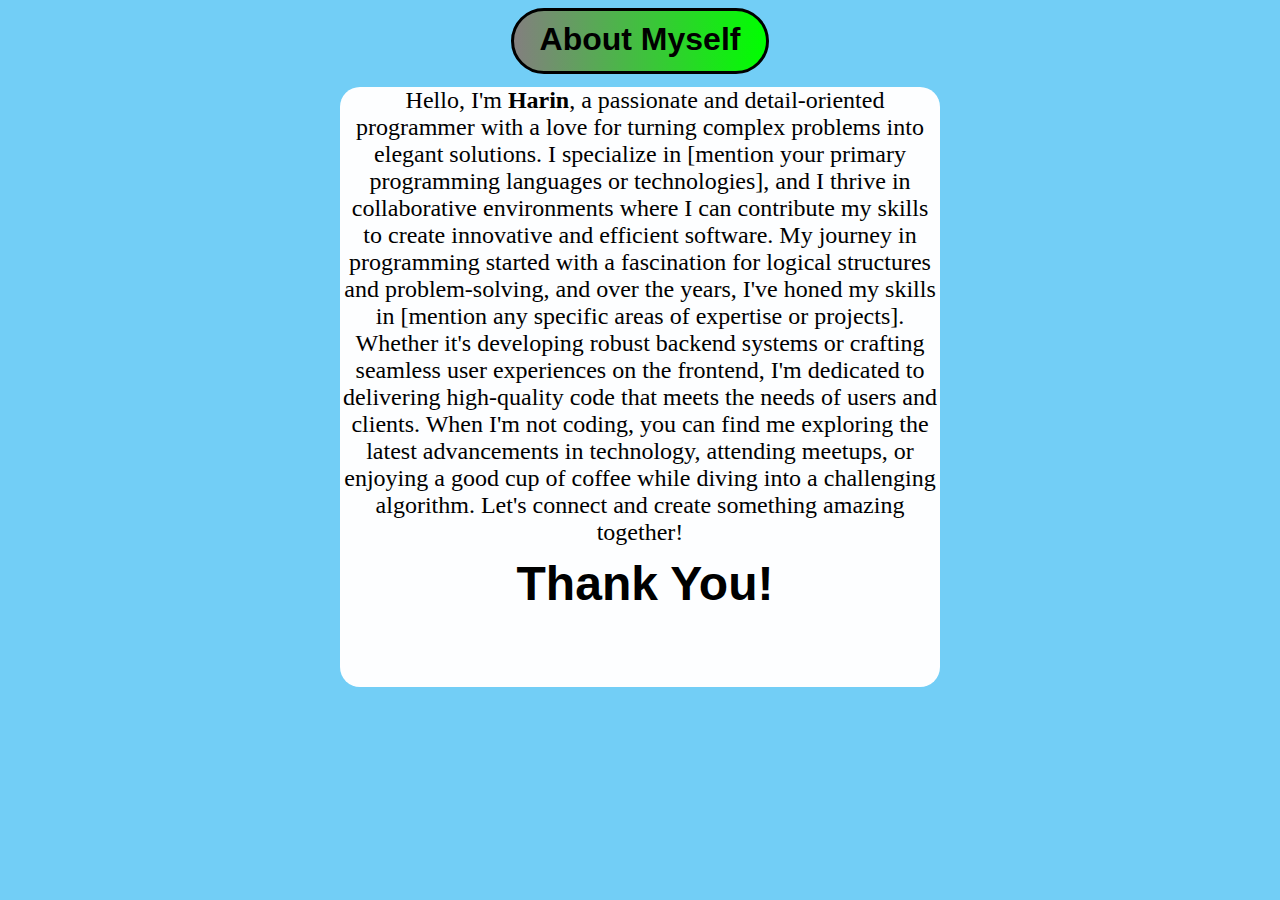
<file: about.html>
<!DOCTYPE html>
<html>

<head>
    <title>About Me</title>
</head>
<style>
    h1 {
        margin-top: 10px;
        font-family: 'Franklin Gothic Medium', 'Arial Narrow', Arial, sans-serif;
    }

    header {
        width: 20%;
        height: 60px;
        border-style: solid;
        border-radius: 40px;
        text-align: center;
        background: linear-gradient(90deg, #837f7f, #00ff00);

    }

    div {
        margin-top: 1%;
        width: 600px;
        height: 600px;
        background-color: #fdfeff;
        text-indent: 10px;
        font-size: 24px;
        border-style: hidden;
        border-radius: 20px;
    }

    body {
        background-image: url('https://cdn.pixabay.com/photo/2016/05/05/02/37/sunset-1373171_1280.jpg');
        background-color: rgb(114, 206, 246);
        background-size: cover;
    }
</style>

<body>
    <center>
        <header>
            <h1>About Myself</h1>
        </header>
        <div>
            Hello, I'm <b>Harin</b>, a passionate and detail-oriented programmer with a love for turning complex
            problems
            into elegant solutions. I specialize in [mention your primary programming languages or technologies], and I
            thrive in collaborative environments where I can contribute my skills to create innovative and efficient
            software. My journey in programming started with a fascination for logical structures and problem-solving,
            and over the years, I've honed my skills in [mention any specific areas of expertise or projects]. Whether
            it's developing robust backend systems or crafting seamless user experiences on the frontend, I'm dedicated
            to delivering high-quality code that meets the needs of users and clients. When I'm not coding, you can find
            me exploring the latest advancements in technology, attending meetups, or enjoying a good cup of coffee
            while diving into a challenging algorithm. Let's connect and create something amazing together!
            <h1>Thank You!</h1>
        </div>
    </center>
</body>

</html>
</file>
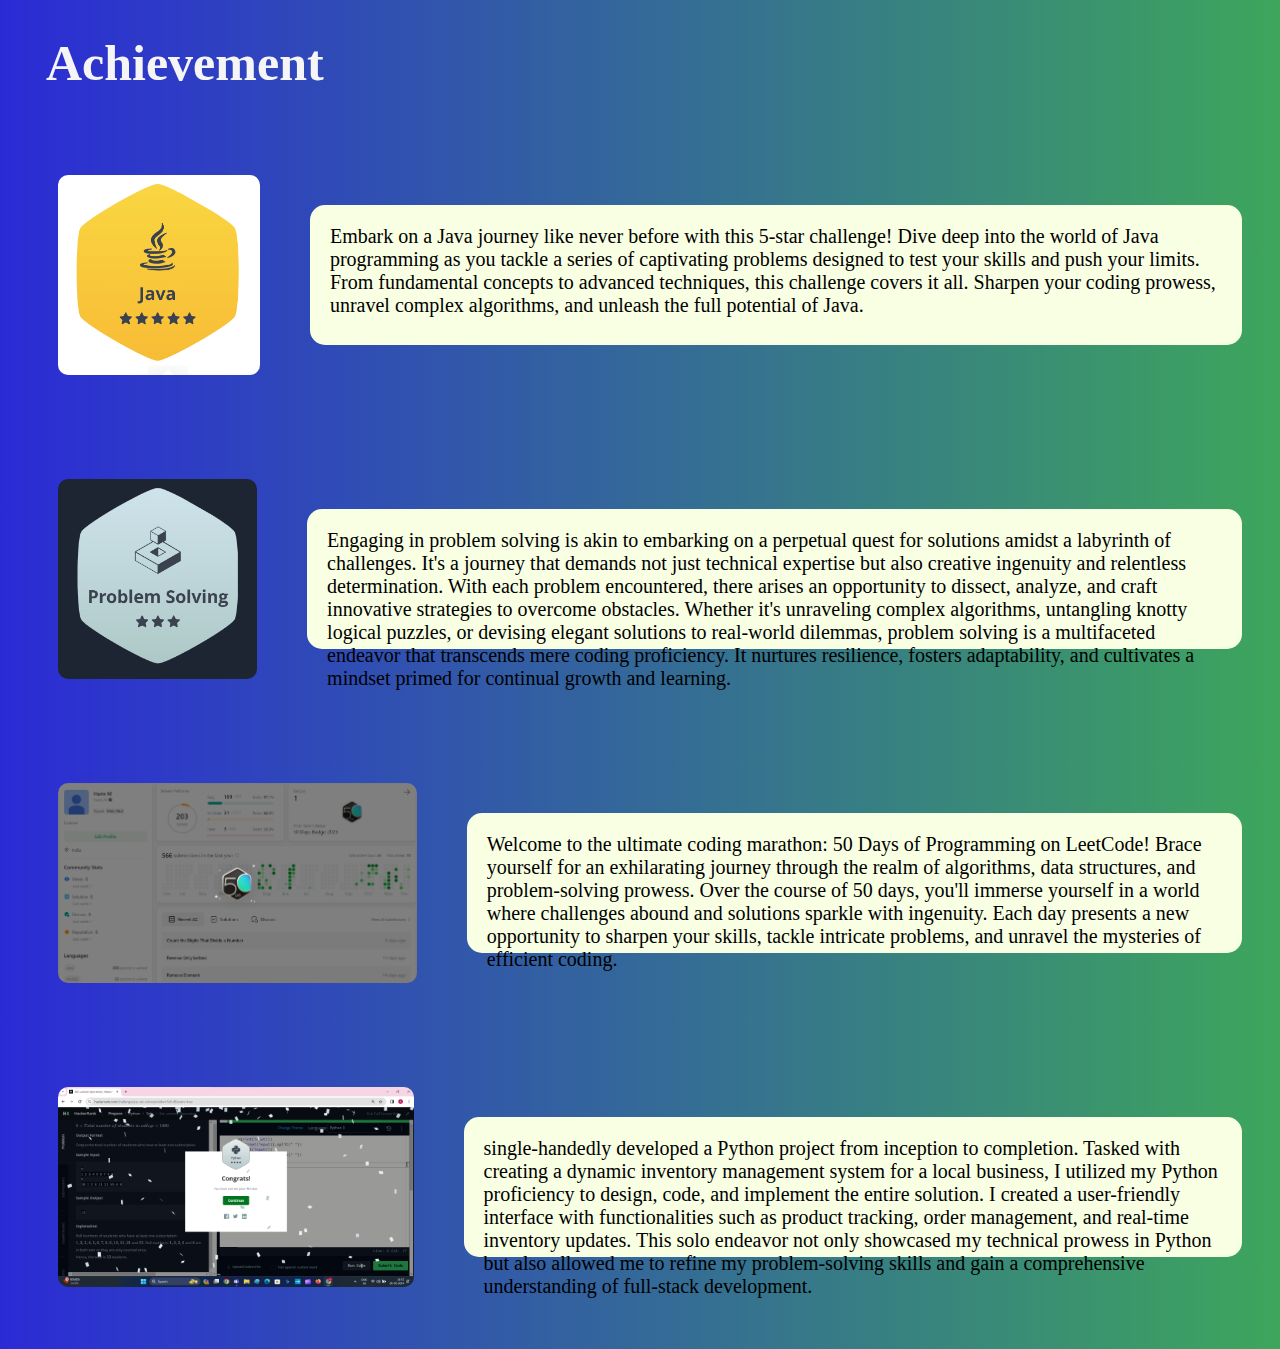
<file: achieve.html>
<!Doctype html>
<html>
    <style>
        body{
            background: linear-gradient(to right,rgb(43, 43, 214),rgb(61, 166, 92))
        }
        #detail{
            padding:50px;
        }
        #detail1{
            padding: 20px;
            margin-top:80px;
            margin-right:30px;
            height: 100px;
            font-size:20px;
            width:100%;
            background-color:  #f9ffe3;
            border-style: hidden;
            border-radius: 15px;
        }
        img{
            height:200px;
            border-style: hidden;
            border-radius:10px;
        }
    </style>
    <body>
        <div>
            <h1 style="margin-left:3%;font-size:50px;color:whitesmoke">Achievement</h1>
            <div style="display: inline-flex;">
                <div id="detail">
                <img src="img/a1.png">
            </div>
            <div id="detail1"> 
                Embark on a Java journey like never before with this 5-star challenge! Dive deep into the world of Java programming 
                as you tackle a series of captivating problems designed to test your skills and push your limits. From fundamental concepts to advanced techniques, 
                this challenge covers it all. Sharpen your coding prowess, unravel complex algorithms, and unleash the full potential of Java. 
            </div>
        </div>
        <div>
            <div style="display: inline-flex;">
                <div id="detail">
                    <img src="img/a2.png">
                </div>
                <div id="detail1"> 
                    Engaging in problem solving is akin to embarking on a perpetual quest for solutions amidst a 
                    labyrinth of challenges. It's a journey that demands not just technical expertise but also creative ingenuity 
                    and relentless determination. With each problem encountered, there arises an opportunity to dissect, analyze, and 
                    craft innovative strategies to overcome obstacles. Whether it's unraveling complex algorithms, untangling knotty 
                    logical puzzles, or devising elegant solutions to real-world dilemmas, problem solving is a multifaceted endeavor that transcends mere coding proficiency. 
                    It nurtures resilience, fosters adaptability, and cultivates a mindset primed for continual growth and learning. 
            </div>
        </div>
        <div>
            <div style="display: inline-flex;">
                <div id="detail">
                    <img src="img/a3.png">
                </div>
                <div id="detail1"> 
                    Welcome to the ultimate coding marathon: 50 Days of Programming on LeetCode! Brace yourself for an exhilarating journey through 
                    the realm of algorithms, data structures, and problem-solving prowess. 
                    Over the course of 50 days, you'll immerse yourself in a world where challenges abound and solutions sparkle with ingenuity. 
                    Each day presents a new opportunity to sharpen your skills, tackle intricate problems, and unravel the mysteries of efficient 
                    coding. 
                </div>
            </div>
            <div>
                <div style="display: inline-flex;">
                    <div id="detail">
                        <img src="img/a4.png">
            </div>
            <div id="detail1"> 
                single-handedly developed a Python project from inception to completion. Tasked with creating a dynamic
                inventory management system for a local business, I utilized my Python proficiency to design, code, and
                implement the entire solution. I created a user-friendly interface with functionalities such as product tracking, 
                order management, and real-time
                inventory updates. This solo endeavor not only showcased my technical prowess in Python but also allowed me
                to refine my problem-solving skills and gain a comprehensive understanding of full-stack development.
            </div>
        </div>
    </body>
    </html>
</file>
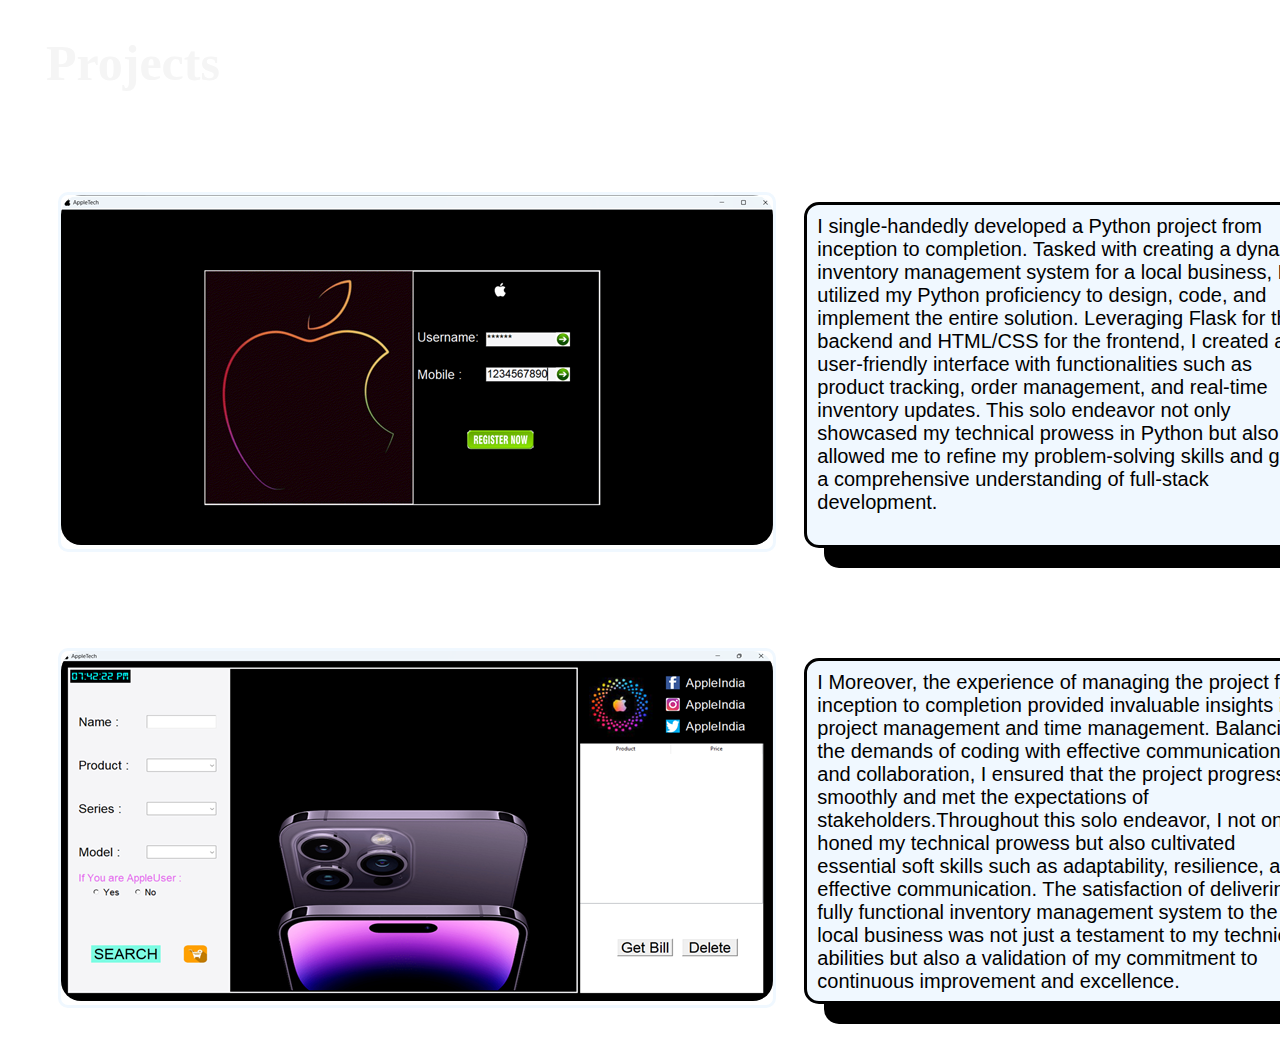
<file: Work.html>
<!doctype html>
<html>

<head>
    <link rel="stylesheet" href="Work.css">
</head>

<body>
    <div>
        <h1 style="margin-left:3%;font-size:50px;color:whitesmoke">Projects</h1>
        <div id="detail">
            <img src="img/pro.png">
        </div>
        <div id="message" style="margin-left:63%;color:rgb(0, 0, 0);margin-top:-350px;background-color: aliceblue;"> I
            single-handedly developed a Python project from inception to completion. Tasked with creating a dynamic
            inventory management system for a local business, I utilized my Python proficiency to design, code, and
            implement the entire solution. Leveraging Flask for the backend and HTML/CSS for the frontend, I created a
            user-friendly interface with functionalities such as product tracking, order management, and real-time
            inventory updates. This solo endeavor not only showcased my technical prowess in Python but also allowed me
            to refine my problem-solving skills and gain a comprehensive understanding of full-stack development.
        </div>
    </div>
    <div>
        <div id="detail">
            <img src="img/appletech.png">
        </div>
        <div id="message" style="margin-left:63%;color:rgb(0, 0, 0);margin-top:-350px;background-color: aliceblue;"> I
            Moreover, the experience of managing the project from inception to completion provided invaluable insights into project management and time management. 
            Balancing the demands of coding with effective communication and collaboration, I ensured that the project progressed smoothly 
            and met the expectations of stakeholders.Throughout this solo endeavor, I not only honed my technical prowess but also
             cultivated essential soft skills such as adaptability, resilience, and effective communication. The satisfaction of 
             delivering a fully functional inventory management system to the local business was not just a testament to my 
             technical abilities but also a validation of my commitment to continuous improvement and excellence.            
        </div>
    </div>
</body>

</html>
</file>
<file: Work.css>
body {
    background-image: url('https://i.pinimg.com/originals/47/c9/5d/47c95d58525bd4e73efc87d93e82e8c7.jpg');
    background-size: 1920px;

    margin-bottom: 50px;
}
img{
    border-style: hidden;
    border-radius: 20px;
}
#detail {
    height: fit-content;
    width: fit-content;
    margin-top: 100px;
    margin-left: 50px;
    color: rgb(62, 118, 167);
    background-color: rgba(255, 255, 255, 0);
    border-style: solid;
    border-color: aliceblue;
    border-radius: 10px;
    
}

#detail1 {
    height: fit-content;
    width: fit-content;
    margin-top: 100px;
    margin-left: 50px;
    color: rgb(0, 136, 255);
    background-color: rgb(0, 129, 243);
    border-style: solid;
    border-radius: 10px;
     
}

#message {
    height: 320px;
    width: 500px;
    border-style: solid;
    box-shadow: 20px 20px;
    border-radius: 15px;
    padding: 10px;
    font-family: Helvetica;
    font-size: 20px;
}
</file>
